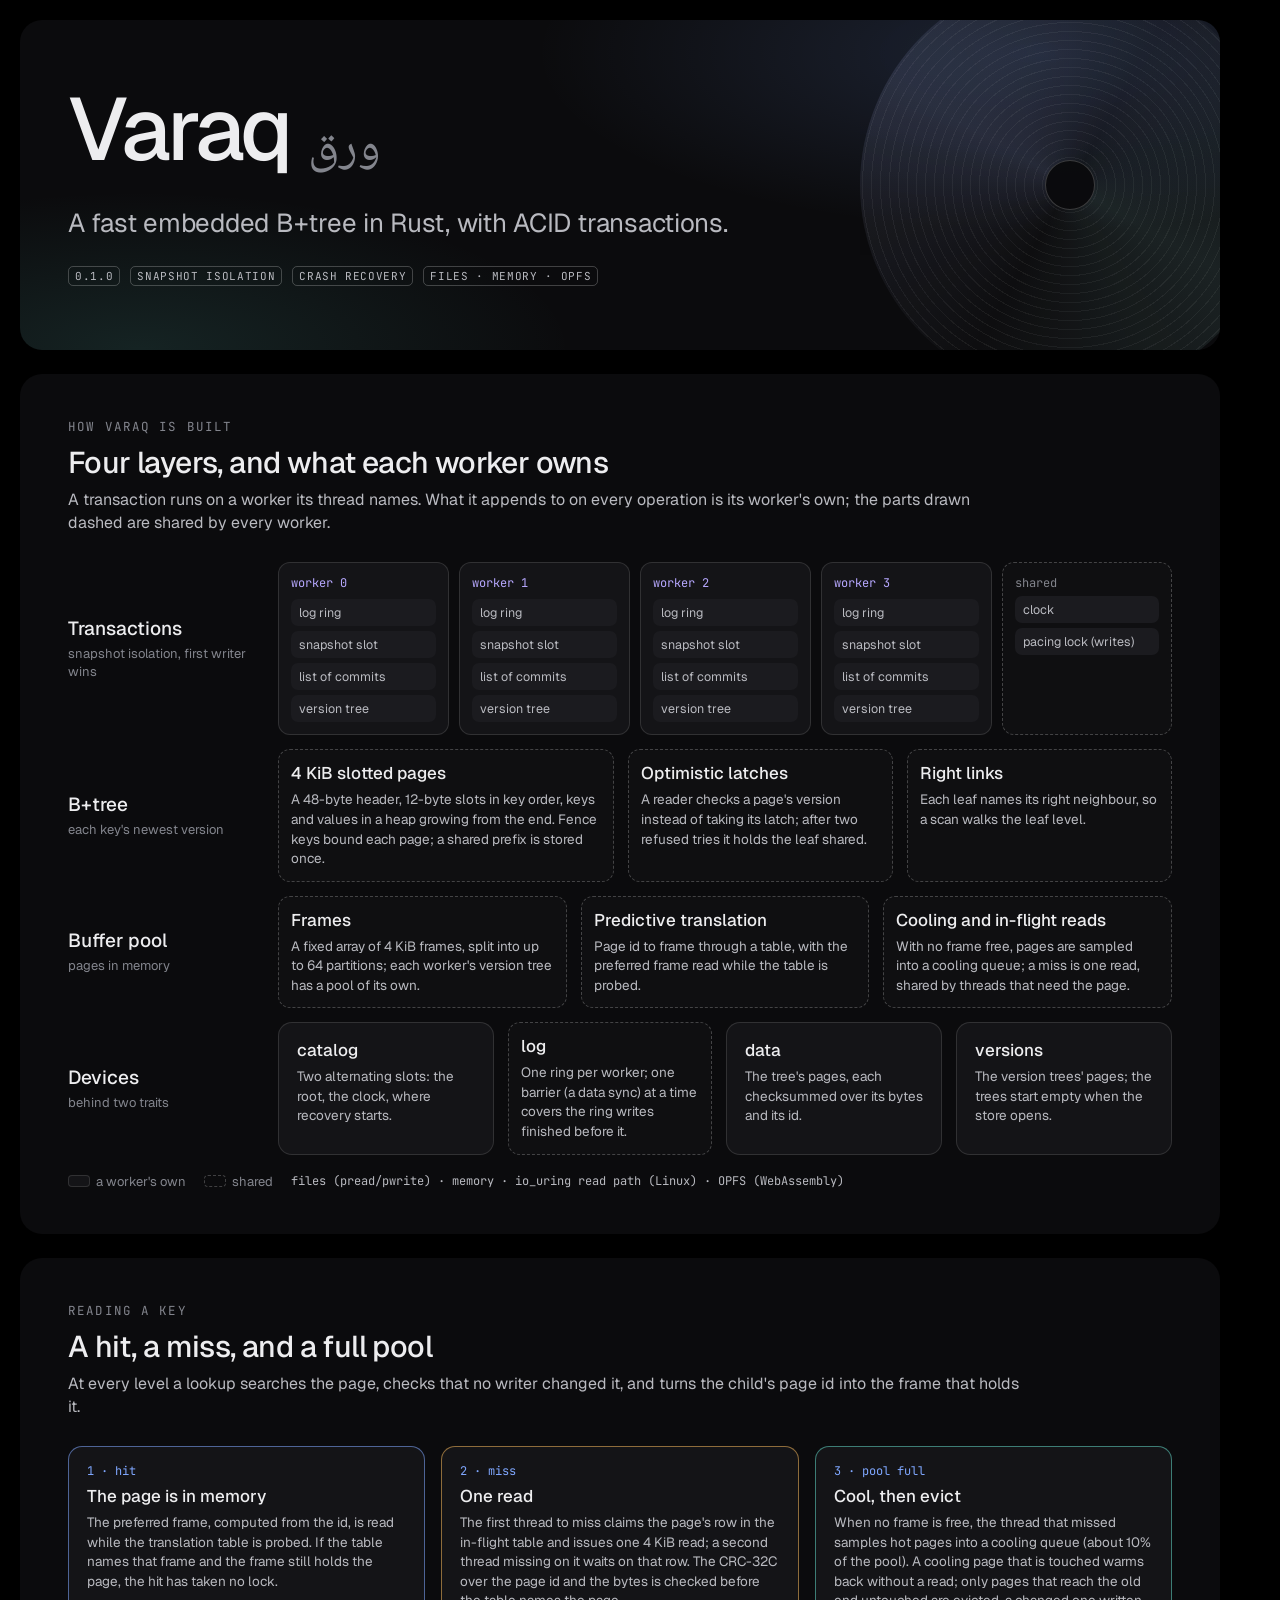
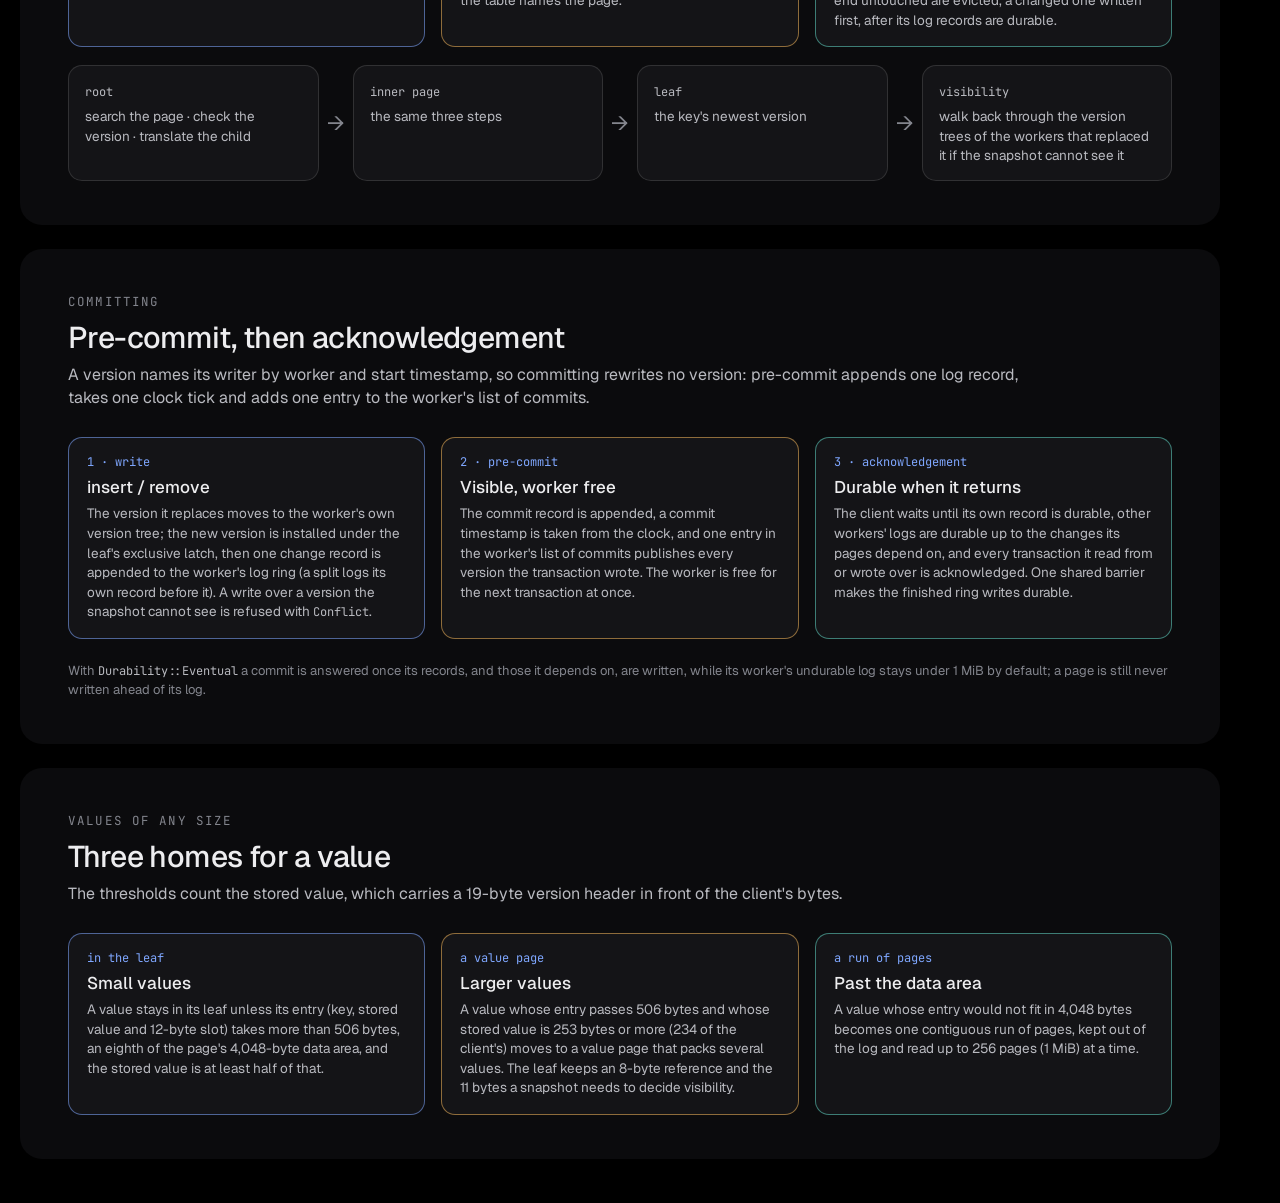
<file: docs/figures/figures.html>
<!doctype html>
<!-- The README's figures. Each <section> is screenshotted to docs/images/<id>.png at 2x
     (docs/figures/render.js). Every statement drawn here is checked against the code in crates/varaq. -->
<html lang="en"><head><meta charset="utf-8">
<link href="https://fonts.googleapis.com/css2?family=Geist:wght@400;500;600&family=JetBrains+Mono:wght@400;500&family=Noto+Naskh+Arabic:wght@500&display=swap" rel="stylesheet">
<style>
:root{--bg:#0B0B0D;--card:#141417;--card2:#1B1B1F;--line:rgba(255,255,255,.12);--line2:rgba(255,255,255,.22);--fg:#EDEDEF;--fg2:#B9BAC0;--mute:#83858D;
  --lav:#B7A8FF;--blue:#7FA7FF;--teal:#5FD3C4;--amber:#F2B45A;--grad:linear-gradient(95deg,#E6DEFF 0%,#B7C2FF 45%,#A4E8E1 100%)}
*{box-sizing:border-box;margin:0;padding:0}
body{background:#000;font-family:Geist,system-ui,sans-serif;color:var(--fg);padding:20px}
section{width:1200px;background:var(--bg);border-radius:22px;padding:44px 48px;margin-bottom:24px;position:relative;overflow:hidden}
.k{font-family:"JetBrains Mono",monospace;font-size:12.5px;letter-spacing:.09em;text-transform:uppercase;color:var(--mute)}
h2{font-weight:500;font-size:30px;letter-spacing:-.02em;margin:8px 0 6px}
.sub{color:var(--fg2);font-size:16px;margin-bottom:28px;max-width:960px;line-height:1.45}
.g{background:var(--grad);-webkit-background-clip:text;background-clip:text;color:transparent}
.box{background:var(--card);border:1px solid var(--line);border-radius:14px;padding:16px 18px}
.box h3{font-weight:500;font-size:17px;margin-bottom:6px}
.box p{color:var(--fg2);font-size:13.5px;line-height:1.45}
.m{font-family:"JetBrains Mono",monospace;font-size:12px;color:var(--fg2)}
.tag{display:inline-block;font-family:"JetBrains Mono",monospace;font-size:11px;letter-spacing:.06em;text-transform:uppercase;border:1px solid var(--line2);border-radius:5px;padding:2px 6px;color:var(--fg2)}
.tag.sh{border-style:dashed}
.row{display:flex;gap:14px}
.arrow{color:var(--mute);font-size:22px;display:flex;align-items:center;justify-content:center}
.note{color:var(--mute);font-size:13px;margin-top:22px;line-height:1.5}

/* banner */
#banner{height:330px;display:flex;flex-direction:column;justify-content:center;background:radial-gradient(70% 90% at 85% 10%,rgba(127,167,255,.16),transparent 60%),radial-gradient(60% 80% at 10% 100%,rgba(95,211,196,.12),transparent 60%),var(--bg)}
#banner .name{display:flex;align-items:baseline;gap:18px}
#banner .name b{font-weight:500;font-size:88px;letter-spacing:-.045em;line-height:1}
#banner .name i{font-style:normal;font-family:"Noto Naskh Arabic",serif;font-size:48px;color:var(--mute)}
#banner .t{font-size:26px;color:var(--fg2);margin-top:16px;letter-spacing:-.01em}
#banner .meta{margin-top:26px;display:flex;gap:10px}
#banner .disc{position:absolute;right:-60px;top:50%;transform:translateY(-50%);width:420px;height:420px;border-radius:50%;
  background:repeating-radial-gradient(circle at 50% 50%,rgba(255,255,255,.06) 0 1px,transparent 1px 9px),conic-gradient(from 210deg,rgba(255,255,255,.02),rgba(183,194,255,.14),rgba(255,255,255,.02),rgba(164,232,225,.12),rgba(255,255,255,.02));opacity:.9}
#banner .disc::after{content:"";position:absolute;inset:44%;border-radius:50%;background:var(--bg);border:1px solid var(--line2)}

/* layers */
.layer{display:grid;grid-template-columns:190px 1fr;gap:20px;align-items:stretch;margin-bottom:14px}
.layer .lname{display:flex;flex-direction:column;justify-content:center}
.layer .lname b{font-weight:500;font-size:19px}
.layer .lname span{color:var(--mute);font-size:13px;margin-top:4px;line-height:1.4}
.workers{display:grid;grid-template-columns:repeat(4,1fr) 170px;gap:10px}
.wk{background:var(--card);border:1px solid var(--line);border-radius:12px;padding:12px}
.wk .wn{font-family:"JetBrains Mono",monospace;font-size:12px;color:var(--lav);margin-bottom:8px}
.wk .p{font-size:12.5px;color:var(--fg2);padding:5px 8px;border-radius:7px;background:var(--card2);margin-top:5px}
.shared{border:1px dashed var(--line2);border-radius:12px;padding:12px;background:rgba(255,255,255,.02)}
.shared .p{font-size:12.5px;color:var(--fg2);padding:5px 8px;border-radius:7px;background:var(--card2);margin-top:5px}
.legend{display:flex;gap:18px;margin-top:6px;color:var(--mute);font-size:13px}
.legend i{display:inline-block;width:22px;height:12px;border-radius:4px;vertical-align:-1px;margin-right:6px}

/* read path */
.steps{display:grid;grid-template-columns:repeat(3,1fr);gap:16px}
.step .n{font-family:"JetBrains Mono",monospace;font-size:12px;color:var(--blue);margin-bottom:6px}
.lane{display:grid;grid-template-columns:1fr 34px 1fr 34px 1fr 34px 1fr;align-items:stretch;margin-top:18px}
.lane .box{padding:14px 16px}
.hot{border-color:rgba(127,167,255,.55)}
.warm{border-color:rgba(242,180,90,.55)}
.ok{border-color:rgba(95,211,196,.55)}
</style></head><body>

<section id="banner">
  <div class="disc"></div>
  <div class="name"><b>Varaq</b><i lang="ar">ورق</i></div>
  <div class="t">A fast embedded B+tree in Rust, with ACID transactions.</div>
  <div class="meta"><span class="tag">0.1.0</span><span class="tag">snapshot isolation</span><span class="tag">crash recovery</span><span class="tag">files · memory · OPFS</span></div>
</section>

<section id="layers">
  <div class="k">How Varaq is built</div>
  <h2>Four layers, and what each worker owns</h2>
  <p class="sub">A transaction runs on a worker its thread names. What it appends to on every operation is its worker's own; the parts drawn dashed are shared by every worker.</p>

  <div class="layer">
    <div class="lname"><b>Transactions</b><span>snapshot isolation, first writer wins</span></div>
    <div class="workers">
      <div class="wk"><div class="wn">worker 0</div><div class="p">log ring</div><div class="p">snapshot slot</div><div class="p">list of commits</div><div class="p">version tree</div></div>
      <div class="wk"><div class="wn">worker 1</div><div class="p">log ring</div><div class="p">snapshot slot</div><div class="p">list of commits</div><div class="p">version tree</div></div>
      <div class="wk"><div class="wn">worker 2</div><div class="p">log ring</div><div class="p">snapshot slot</div><div class="p">list of commits</div><div class="p">version tree</div></div>
      <div class="wk"><div class="wn">worker 3</div><div class="p">log ring</div><div class="p">snapshot slot</div><div class="p">list of commits</div><div class="p">version tree</div></div>
      <div class="shared"><div class="wn m" style="color:var(--mute)">shared</div><div class="p">clock</div><div class="p">pacing lock (writes)</div></div>
    </div>
  </div>

  <div class="layer">
    <div class="lname"><b>B+tree</b><span>each key's newest version</span></div>
    <div class="row">
      <div class="box shared" style="flex:1.3"><h3>4 KiB slotted pages</h3><p>A 48-byte header, 12-byte slots in key order, keys and values in a heap growing from the end. Fence keys bound each page; a shared prefix is stored once.</p></div>
      <div class="box shared" style="flex:1"><h3>Optimistic latches</h3><p>A reader checks a page's version instead of taking its latch; after two refused tries it holds the leaf shared.</p></div>
      <div class="box shared" style="flex:1"><h3>Right links</h3><p>Each leaf names its right neighbour, so a scan walks the leaf level.</p></div>
    </div>
  </div>

  <div class="layer">
    <div class="lname"><b>Buffer pool</b><span>pages in memory</span></div>
    <div class="row">
      <div class="box shared" style="flex:1"><h3>Frames</h3><p>A fixed array of 4 KiB frames, split into up to 64 partitions; each worker's version tree has a pool of its own.</p></div>
      <div class="box shared" style="flex:1"><h3>Predictive translation</h3><p>Page id to frame through a table, with the preferred frame read while the table is probed.</p></div>
      <div class="box shared" style="flex:1"><h3>Cooling and in-flight reads</h3><p>With no frame free, pages are sampled into a cooling queue; a miss is one read, shared by threads that need the page.</p></div>
    </div>
  </div>

  <div class="layer" style="margin-bottom:0">
    <div class="lname"><b>Devices</b><span>behind two traits</span></div>
    <div class="row">
      <div class="box" style="flex:1"><h3>catalog</h3><p>Two alternating slots: the root, the clock, where recovery starts.</p></div>
      <div class="box shared" style="flex:1"><h3>log</h3><p>One ring per worker; one barrier (a data sync) at a time covers the ring writes finished before it.</p></div>
      <div class="box" style="flex:1"><h3>data</h3><p>The tree's pages, each checksummed over its bytes and its id.</p></div>
      <div class="box" style="flex:1"><h3>versions</h3><p>The version trees' pages; the trees start empty when the store opens.</p></div>
    </div>
  </div>
  <div class="legend" style="margin-top:18px"><span><i style="background:var(--card);border:1px solid var(--line)"></i>a worker's own</span><span><i style="border:1px dashed var(--line2)"></i>shared</span><span class="m">files (pread/pwrite) · memory · io_uring read path (Linux) · OPFS (WebAssembly)</span></div>
</section>

<section id="read">
  <div class="k">Reading a key</div>
  <h2>A hit, a miss, and a full pool</h2>
  <p class="sub">At every level a lookup searches the page, checks that no writer changed it, and turns the child's page id into the frame that holds it.</p>
  <div class="steps">
    <div class="box hot step"><div class="n">1 · hit</div><h3>The page is in memory</h3><p>The preferred frame, computed from the id, is read while the translation table is probed. If the table names that frame and the frame still holds the page, the hit has taken no lock.</p></div>
    <div class="box warm step"><div class="n">2 · miss</div><h3>One read</h3><p>The first thread to miss claims the page's row in the in-flight table and issues one 4 KiB read; a second thread missing on it waits on that row. The CRC-32C over the page id and the bytes is checked before the table names the page.</p></div>
    <div class="box ok step"><div class="n">3 · pool full</div><h3>Cool, then evict</h3><p>When no frame is free, the thread that missed samples hot pages into a cooling queue (about 10% of the pool). A cooling page that is touched warms back without a read; only pages that reach the old end untouched are evicted, a changed one written first, after its log records are durable.</p></div>
  </div>
  <div class="lane">
    <div class="box"><span class="m">root</span><p style="margin-top:6px">search the page · check the version · translate the child</p></div><div class="arrow">→</div>
    <div class="box"><span class="m">inner page</span><p style="margin-top:6px">the same three steps</p></div><div class="arrow">→</div>
    <div class="box"><span class="m">leaf</span><p style="margin-top:6px">the key's newest version</p></div><div class="arrow">→</div>
    <div class="box"><span class="m">visibility</span><p style="margin-top:6px">walk back through the version trees of the workers that replaced it if the snapshot cannot see it</p></div>
  </div>
</section>

<section id="commit">
  <div class="k">Committing</div>
  <h2>Pre-commit, then acknowledgement</h2>
  <p class="sub">A version names its writer by worker and start timestamp, so committing rewrites no version: pre-commit appends one log record, takes one clock tick and adds one entry to the worker's list of commits.</p>
  <div class="steps">
    <div class="box hot step"><div class="n">1 · write</div><h3>insert / remove</h3><p>The version it replaces moves to the worker's own version tree; the new version is installed under the leaf's exclusive latch, then one change record is appended to the worker's log ring (a split logs its own record before it). A write over a version the snapshot cannot see is refused with <span class="m">Conflict</span>.</p></div>
    <div class="box warm step"><div class="n">2 · pre-commit</div><h3>Visible, worker free</h3><p>The commit record is appended, a commit timestamp is taken from the clock, and one entry in the worker's list of commits publishes every version the transaction wrote. The worker is free for the next transaction at once.</p></div>
    <div class="box ok step"><div class="n">3 · acknowledgement</div><h3>Durable when it returns</h3><p>The client waits until its own record is durable, other workers' logs are durable up to the changes its pages depend on, and every transaction it read from or wrote over is acknowledged. One shared barrier makes the finished ring writes durable.</p></div>
  </div>
  <p class="note">With <span class="m">Durability::Eventual</span> a commit is answered once its records, and those it depends on, are written, while its worker's undurable log stays under 1 MiB by default; a page is still never written ahead of its log.</p>
</section>

<section id="values">
  <div class="k">Values of any size</div>
  <h2>Three homes for a value</h2>
  <p class="sub">The thresholds count the stored value, which carries a 19-byte version header in front of the client's bytes.</p>
  <div class="steps">
    <div class="box hot step"><div class="n">in the leaf</div><h3>Small values</h3><p>A value stays in its leaf unless its entry (key, stored value and 12-byte slot) takes more than 506 bytes, an eighth of the page's 4,048-byte data area, and the stored value is at least half of that.</p></div>
    <div class="box warm step"><div class="n">a value page</div><h3>Larger values</h3><p>A value whose entry passes 506 bytes and whose stored value is 253 bytes or more (234 of the client's) moves to a value page that packs several values. The leaf keeps an 8-byte reference and the 11 bytes a snapshot needs to decide visibility.</p></div>
    <div class="box ok step"><div class="n">a run of pages</div><h3>Past the data area</h3><p>A value whose entry would not fit in 4,048 bytes becomes one contiguous run of pages, kept out of the log and read up to 256 pages (1 MiB) at a time.</p></div>
  </div>
</section>

</body></html>
</file>
